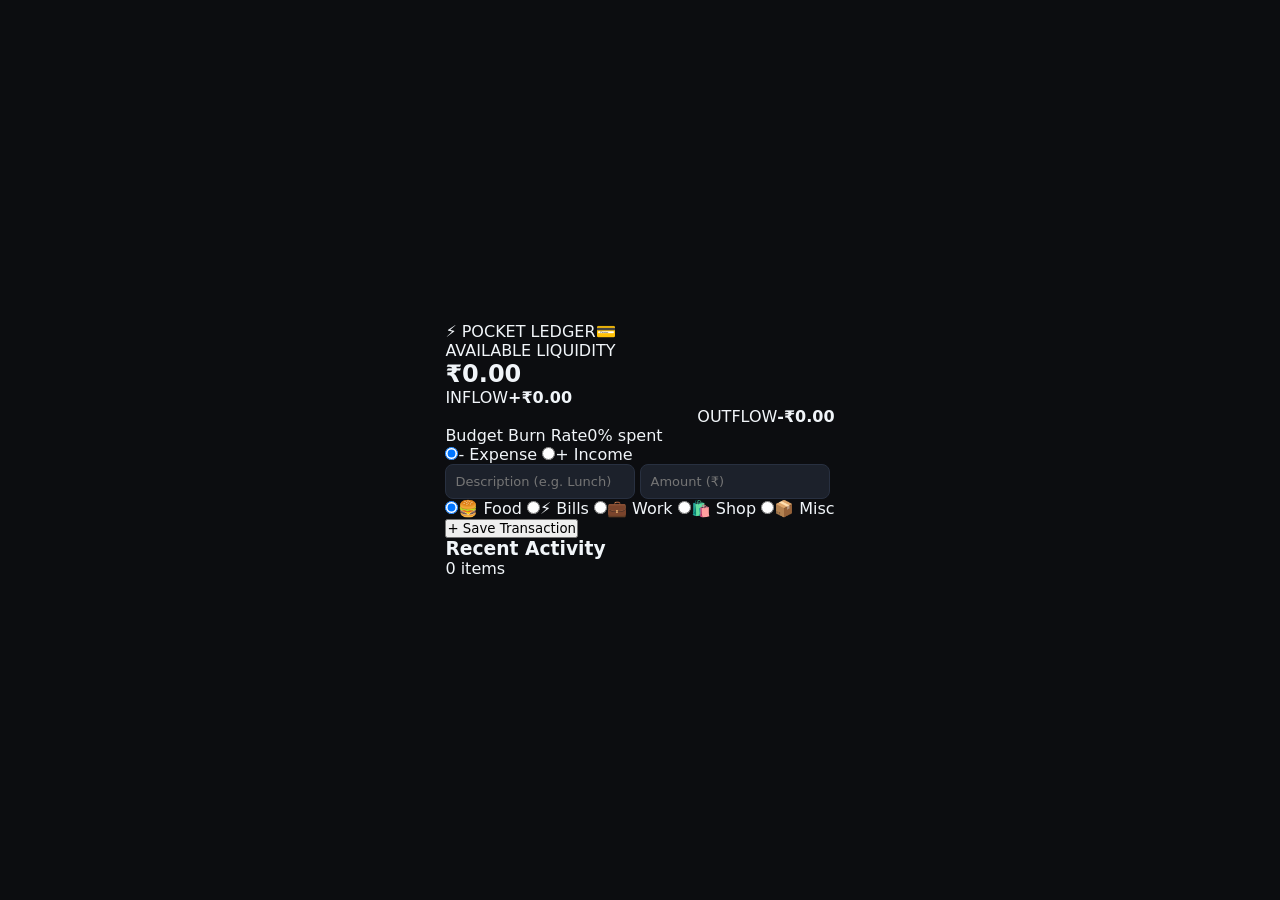
<file: Index.html>
<!DOCTYPE html>
<html lang="en">
<head>
  <meta charset="UTF-8"><meta name="viewport" content="width=device-width, initial-scale=1.0">
  <title>PocketLedger</title>
  <link rel="stylesheet" href="style.css">
</head>
<body>
  <main class="dashboard-wrap">
    <!-- Virtual Card -->
    <section class="virtual-card">
      <div class="card-top"><span class="bank-tag">⚡ POCKET LEDGER</span><span class="card-chip">💳</span></div>
      <div class="card-balance"><p class="balance-label">AVAILABLE LIQUIDITY</p><h1 id="net-balance">₹0.00</h1></div>
      <div class="card-bottom">
        <div><span>INFLOW</span><strong id="inflow-val">+₹0.00</strong></div>
        <div class="text-right"><span>OUTFLOW</span><strong id="outflow-val">-₹0.00</strong></div>
      </div>
    </section>

    <!-- Budget Meter -->
    <section class="spend-meter">
      <div class="meter-labels"><span>Budget Burn Rate</span><span id="burn-percentage">0% spent</span></div>
      <div class="meter-bar"><div id="meter-fill" class="meter-fill"></div></div>
    </section>

    <!-- Form Panel -->
    <section class="action-panel">
      <form id="tx-form">
        <div class="type-toggle">
          <label class="toggle-btn active"><input type="radio" name="tx-type" value="expense" checked><span>- Expense</span></label>
          <label class="toggle-btn"><input type="radio" name="tx-type" value="income"><span>+ Income</span></label>
        </div>
        <div class="input-grid">
          <input type="text" id="tx-title" placeholder="Description (e.g. Lunch)" required>
          <input type="number" id="tx-amount" placeholder="Amount (₹)" min="0.01" step="any" required>
        </div>
        <div class="category-pills">
          <label><input type="radio" name="cat" value="🍔 Food" checked><span>🍔 Food</span></label>
          <label><input type="radio" name="cat" value="⚡ Bills"><span>⚡ Bills</span></label>
          <label><input type="radio" name="cat" value="💼 Work"><span>💼 Work</span></label>
          <label><input type="radio" name="cat" value="🛍️ Shop"><span>🛍️ Shop</span></label>
          <label><input type="radio" name="cat" value="📦 Misc"><span>📦 Misc</span></label>
        </div>
        <button type="submit" class="submit-btn">+ Save Transaction</button>
      </form>
    </section>

    <!-- Activity Feed -->
    <section class="log-section">
      <div class="log-header"><h3>Recent Activity</h3><span id="entry-count" class="count-badge">0 items</span></div>
      <ul id="activity-feed" class="activity-feed"></ul>
    </section>
  </main>
  <script src="script.js"></script>
</body>
</html>
</file>
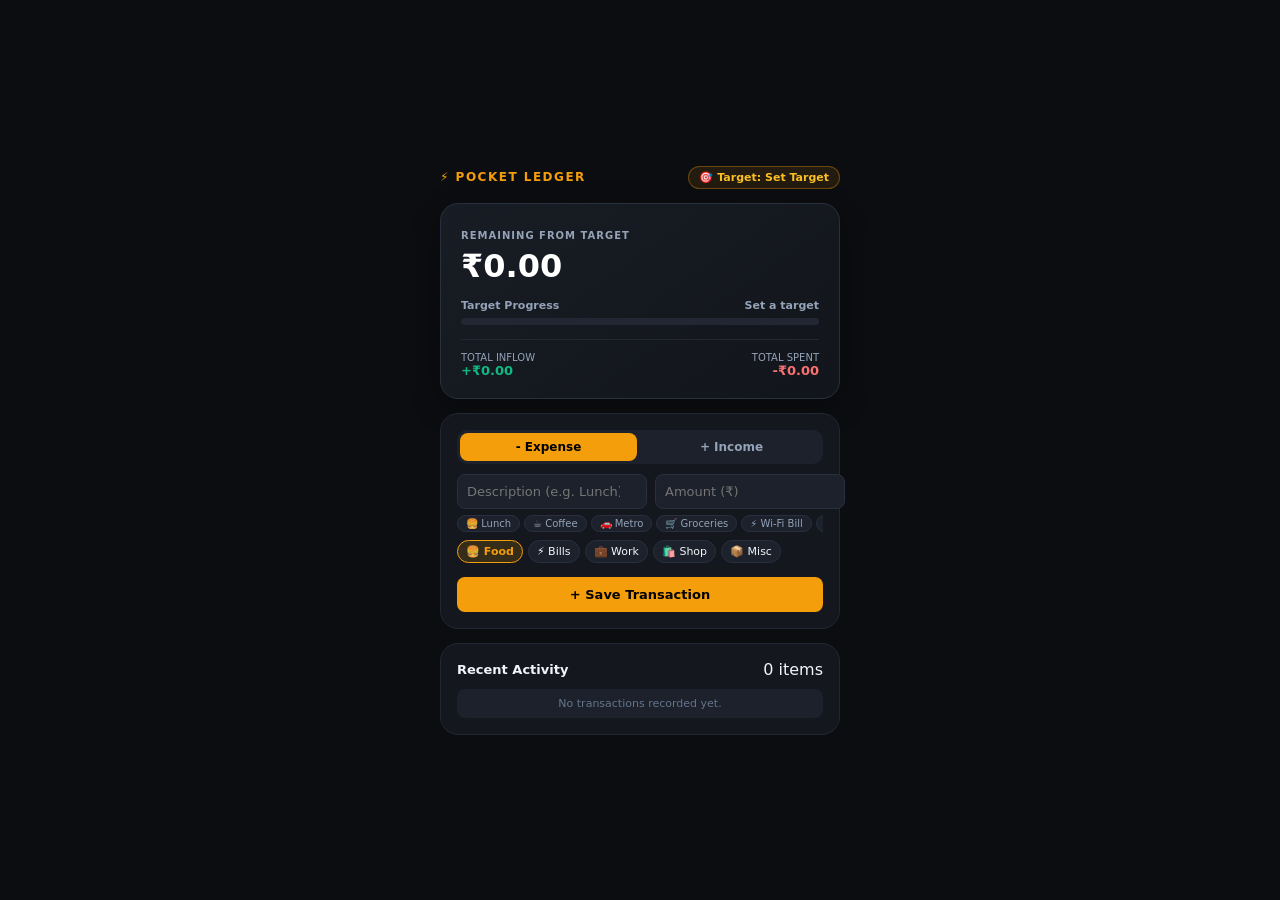
<file: index.html>
<!DOCTYPE html>
<html lang="en">
<head>
  <meta charset="UTF-8"><meta name="viewport" content="width=device-width, initial-scale=1.0">
  <title>PocketLedger</title>
  <link rel="stylesheet" href="style.css">
</head>
<body>
  <main class="app-card">
    <header class="app-header">
      <div class="brand">⚡ POCKET LEDGER</div>
      <button class="target-badge" onclick="setTarget()">🎯 Target: <span id="target-val">Set Target</span></button>
    </header>

    <!-- Budget Card -->
    <section class="budget-hero">
      <span class="hero-label">REMAINING FROM TARGET</span>
      <h1 id="net-balance">₹0.00</h1>
      <div class="progress-wrap">
        <div class="progress-info"><span>Target Progress</span><span id="burn-percentage">0% spent</span></div>
        <div class="progress-track"><div id="meter-fill" class="progress-bar"></div></div>
      </div>
      <div class="metrics-grid">
        <div><span>TOTAL INFLOW</span><strong id="inflow-val">+₹0.00</strong></div>
        <div class="text-right"><span>TOTAL SPENT</span><strong id="outflow-val">-₹0.00</strong></div>
      </div>
    </section>

    <!-- Form with Smart Suggestions -->
    <section class="form-card">
      <form id="tx-form">
        <div class="toggle-switch">
          <label class="toggle-opt active"><input type="radio" name="tx-type" value="expense" checked><span>- Expense</span></label>
          <label class="toggle-opt"><input type="radio" name="tx-type" value="income"><span>+ Income</span></label>
        </div>

        <div class="input-row">
          <input type="text" id="tx-title" list="title-suggestions" placeholder="Description (e.g. Lunch)" autocomplete="off" required>
          <datalist id="title-suggestions"></datalist>
          <input type="number" id="tx-amount" placeholder="Amount (₹)" min="0.01" step="any" required>
        </div>
        
        <!-- Suggestions Row -->
        <div id="suggest-box" class="suggest-box"></div>

        <div class="category-chips">
          <label><input type="radio" name="cat" value="🍔 Food" checked><span>🍔 Food</span></label>
          <label><input type="radio" name="cat" value="⚡ Bills"><span>⚡ Bills</span></label>
          <label><input type="radio" name="cat" value="💼 Work"><span>💼 Work</span></label>
          <label><input type="radio" name="cat" value="🛍️ Shop"><span>🛍️ Shop</span></label>
          <label><input type="radio" name="cat" value="📦 Misc"><span>📦 Misc</span></label>
        </div>

        <button type="submit" class="submit-action">+ Save Transaction</button>
      </form>
    </section>

    <!-- History -->
    <section class="history-card">
      <div class="history-top"><h3>Recent Activity</h3><span id="entry-count" class="count-badge">0 items</span></div>
      <ul id="activity-feed" class="activity-feed"></ul>
    </section>
  </main>
  <script src="script.js"></script>
</body>
</html>
</file>
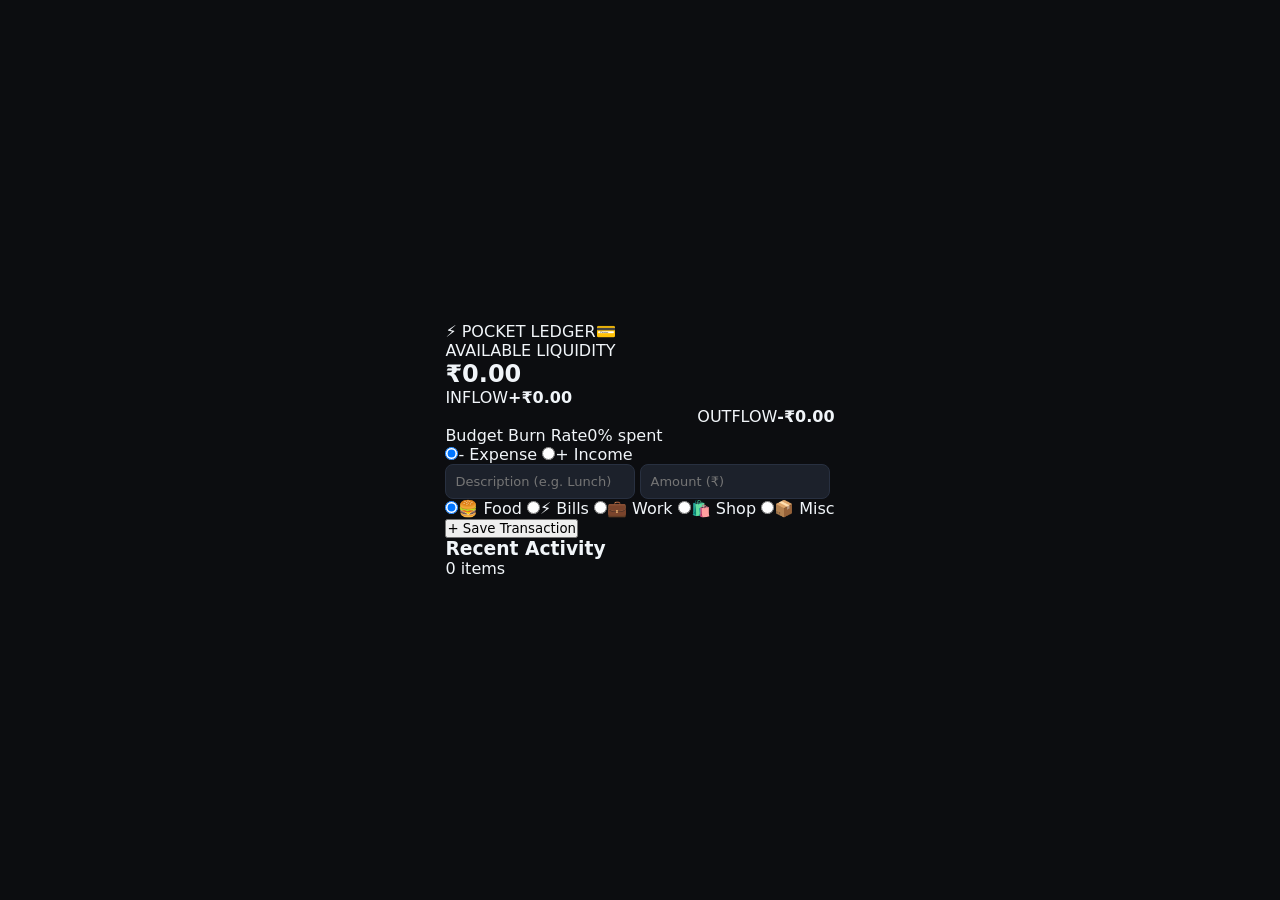
<file: Expense tracker.html>
<!DOCTYPE html>
<html lang="en">
<head>
  <meta charset="UTF-8"><meta name="viewport" content="width=device-width, initial-scale=1.0">
  <title>PocketLedger</title>
  <link rel="stylesheet" href="style.css">
</head>
<body>
  <main class="dashboard-wrap">
    <!-- Virtual Card -->
    <section class="virtual-card">
      <div class="card-top"><span class="bank-tag">⚡ POCKET LEDGER</span><span class="card-chip">💳</span></div>
      <div class="card-balance"><p class="balance-label">AVAILABLE LIQUIDITY</p><h1 id="net-balance">₹0.00</h1></div>
      <div class="card-bottom">
        <div><span>INFLOW</span><strong id="inflow-val">+₹0.00</strong></div>
        <div class="text-right"><span>OUTFLOW</span><strong id="outflow-val">-₹0.00</strong></div>
      </div>
    </section>

    <!-- Budget Meter -->
    <section class="spend-meter">
      <div class="meter-labels"><span>Budget Burn Rate</span><span id="burn-percentage">0% spent</span></div>
      <div class="meter-bar"><div id="meter-fill" class="meter-fill"></div></div>
    </section>

    <!-- Form Panel -->
    <section class="action-panel">
      <form id="tx-form">
        <div class="type-toggle">
          <label class="toggle-btn active"><input type="radio" name="tx-type" value="expense" checked><span>- Expense</span></label>
          <label class="toggle-btn"><input type="radio" name="tx-type" value="income"><span>+ Income</span></label>
        </div>
        <div class="input-grid">
          <input type="text" id="tx-title" placeholder="Description (e.g. Lunch)" required>
          <input type="number" id="tx-amount" placeholder="Amount (₹)" min="0.01" step="any" required>
        </div>
        <div class="category-pills">
          <label><input type="radio" name="cat" value="🍔 Food" checked><span>🍔 Food</span></label>
          <label><input type="radio" name="cat" value="⚡ Bills"><span>⚡ Bills</span></label>
          <label><input type="radio" name="cat" value="💼 Work"><span>💼 Work</span></label>
          <label><input type="radio" name="cat" value="🛍️ Shop"><span>🛍️ Shop</span></label>
          <label><input type="radio" name="cat" value="📦 Misc"><span>📦 Misc</span></label>
        </div>
        <button type="submit" class="submit-btn">+ Save Transaction</button>
      </form>
    </section>

    <!-- Activity Feed -->
    <section class="log-section">
      <div class="log-header"><h3>Recent Activity</h3><span id="entry-count" class="count-badge">0 items</span></div>
      <ul id="activity-feed" class="activity-feed"></ul>
    </section>
  </main>
  <script src="script.js"></script>
</body>
</html>
</file>
<file: style.css>
* { margin: 0; padding: 0; box-sizing: border-box; font-family: system-ui, -apple-system, sans-serif; }
body { background: #0c0d10; color: #f1f5f9; min-height: 100vh; display: flex; justify-content: center; align-items: center; padding: 20px; }
.app-card { width: 100%; max-width: 400px; display: flex; flex-direction: column; gap: 14px; animation: fadeIn 0.4s ease-out; }

/* 1. Animations */
@keyframes fadeIn { from { opacity: 0; transform: translateY(8px); } to { opacity: 1; transform: translateY(0); } }
@keyframes slideIn { from { opacity: 0; transform: translateX(-10px); } to { opacity: 1; transform: translateX(0); } }
@keyframes pulseGlow { 0%, 100% { box-shadow: 0 0 0 0 rgba(245, 158, 11, 0.4); } 50% { box-shadow: 0 0 0 6px rgba(245, 158, 11, 0); } }

/* 2. Header & Target Badge */
.app-header { display: flex; justify-content: space-between; align-items: center; }
.brand { font-size: 12px; font-weight: 800; letter-spacing: 1.5px; color: #f59e0b; }
.target-badge { background: #f59e0b1a; border: 1px solid #f59e0b55; color: #fbbf24; font-size: 11px; font-weight: 700; padding: 4px 10px; border-radius: 20px; cursor: pointer; animation: pulseGlow 2.5s infinite; transition: all 0.2s; }
.target-badge:hover { background: #f59e0b33; transform: translateY(-1px); }

/* 3. Budget Hero Card */
.budget-hero { background: linear-gradient(145deg, #181c24, #12151b); border: 1px solid #283040; border-radius: 18px; padding: 20px; box-shadow: 0 10px 30px #00000050; }
.hero-label { font-size: 10px; letter-spacing: 1px; color: #94a3b8; font-weight: 700; }
.budget-hero h1 { font-size: 32px; font-weight: 800; margin: 4px 0 14px; color: #ffffff; }

.progress-wrap { margin-bottom: 14px; }
.progress-info { display: flex; justify-content: space-between; font-size: 11px; color: #94a3b8; font-weight: 600; margin-bottom: 6px; }
.progress-track { height: 7px; background: #222733; border-radius: 99px; overflow: hidden; }
.progress-bar { height: 100%; width: 0%; background: linear-gradient(90deg, #10b981, #f59e0b, #ef4444); border-radius: 99px; transition: width 0.6s cubic-bezier(0.34, 1.56, 0.64, 1); }

.metrics-grid { display: grid; grid-template-columns: 1fr 1fr; padding-top: 12px; border-top: 1px solid #222733; font-size: 11px; }
.metrics-grid span { display: block; color: #94a3b8; font-size: 10px; }
.metrics-grid strong#inflow-val { color: #10b981; font-size: 13px; }
.metrics-grid strong#outflow-val { color: #f87171; font-size: 13px; }
.text-right { text-align: right; }

/* 4. Form & Suggestions */
.form-card, .history-card { background: #14171d; border: 1px solid #222733; border-radius: 18px; padding: 16px; }
.toggle-switch { display: grid; grid-template-columns: 1fr 1fr; gap: 6px; background: #1c212b; padding: 3px; border-radius: 10px; margin-bottom: 10px; }
.toggle-opt { text-align: center; padding: 7px; font-size: 12px; font-weight: 700; cursor: pointer; color: #94a3b8; border-radius: 8px; transition: all 0.2s; }
.toggle-opt input, .category-chips input { display: none; }
.toggle-opt.active { background: #f59e0b; color: #000; }

.input-row { display: grid; grid-template-columns: 1.3fr 1fr; gap: 8px; margin-bottom: 6px; }
input[type="text"], input[type="number"] { background: #1c212b; border: 1px solid #283040; border-radius: 8px; padding: 9px; color: #fff; font-size: 13px; outline: none; transition: border-color 0.2s; }
input:focus { border-color: #f59e0b; }

.suggest-box { display: flex; gap: 4px; overflow-x: auto; padding-bottom: 8px; }
.s-chip { background: #1c212b; border: 1px solid #283040; color: #94a3b8; font-size: 10px; padding: 2px 8px; border-radius: 12px; cursor: pointer; white-space: nowrap; transition: all 0.15s; }
.s-chip:hover { border-color: #f59e0b; color: #f59e0b; transform: translateY(-1px); }

.category-chips { display: flex; gap: 5px; overflow-x: auto; padding-bottom: 4px; margin-bottom: 10px; }
.category-chips span { display: inline-block; background: #1c212b; border: 1px solid #283040; padding: 4px 8px; border-radius: 20px; font-size: 11px; cursor: pointer; white-space: nowrap; transition: all 0.15s; }
.category-chips input:checked + span { background: #f59e0b26; border-color: #f59e0b; color: #f59e0b; font-weight: 700; }

.submit-action { width: 100%; background: #f59e0b; color: #000; border: none; padding: 10px; border-radius: 8px; font-weight: 700; cursor: pointer; font-size: 13px; transition: all 0.2s; }
.submit-action:hover { background: #fbbf24; transform: translateY(-1px); }
.submit-action:active, button:active { transform: scale(0.97); }

/* 5. History Feed */
.history-top { display: flex; justify-content: space-between; align-items: center; margin-bottom: 10px; }
.history-top h3 { font-size: 13px; font-weight: 700; }
.count-pill { background: #1c212b; font-size: 10px; padding: 2px 7px; border-radius: 10px; color: #94a3b8; }
.activity-feed { list-style: none; max-height: 150px; overflow-y: auto; display: flex; flex-direction: column; gap: 6px; }
.activity-feed li { display: flex; justify-content: space-between; align-items: center; padding: 8px 10px; background: #1c212b; border-radius: 8px; font-size: 13px; animation: slideIn 0.25s ease-out; }
.item-title { font-weight: 600; color: #f1f5f9; display: block; }
.item-category { font-size: 10px; color: #94a3b8; }
.item-right { display: flex; align-items: center; gap: 8px; }
.amount-val.income { color: #10b981; font-weight: 700; }
.amount-val.expense { color: #f87171; font-weight: 700; }
.trash-btn { background: none; border: none; color: #64748b; cursor: pointer; font-size: 13px; }
.trash-btn:hover { color: #f87171; }
</file>
